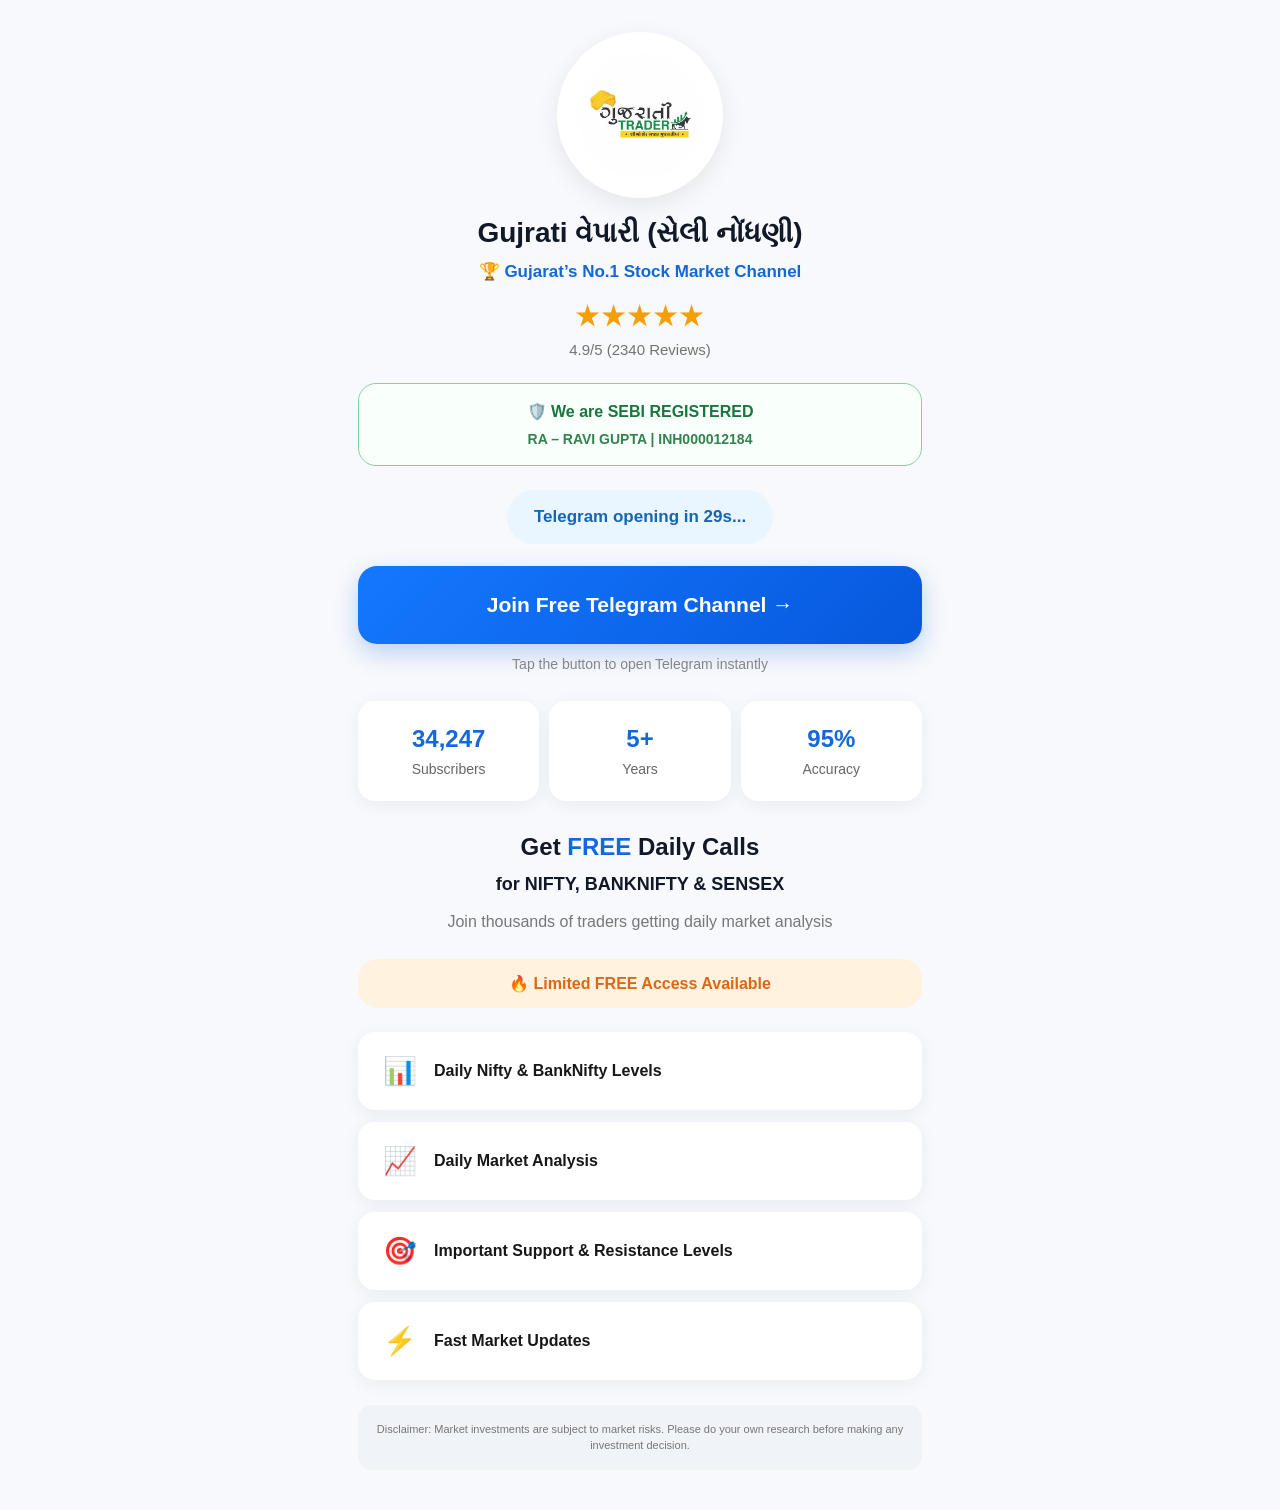
<file: index.html>
<!DOCTYPE html>
<html lang="gu">
<head>
  <meta charset="UTF-8">
  <meta name="viewport" content="width=device-width, initial-scale=1.0, maximum-scale=1.0, user-scalable=no">

  <title>Gujrati Trader - Free Telegram Channel</title>

  <style>
    * {
      margin: 0;
      padding: 0;
      box-sizing: border-box;
      -webkit-tap-highlight-color: transparent;
    }

    html,
    body {
      width: 100%;
      min-height: 100%;
      font-family: Arial, Helvetica, sans-serif;
      background: #f7f9fc;
      color: #111827;
    }

    body {
      overflow-x: hidden;
    }

    .page {
      width: 100%;
      max-width: 600px;
      margin: 0 auto;
      padding: 24px 18px 40px;
    }

    /* LOGO */
    .logo-wrapper {
      display: flex;
      justify-content: center;
      align-items: center;
      margin-top: 8px;
      margin-bottom: 18px;
    }

    .logo-circle {
      width: 166px;
      height: 166px;
      background: #ffffff;
      border-radius: 50%;
      display: flex;
      justify-content: center;
      align-items: center;
      box-shadow: 0 7px 25px rgba(0, 0, 0, 0.08);
      overflow: hidden;
    }

    .logo-circle img {
      width: 125px;
      height: 125px;
      object-fit: contain;
    }

    /* MAIN TITLE */
    .main-title {
      text-align: center;
      font-size: 28px;
      line-height: 1.2;
      font-weight: 800;
      color: #111827;
      margin-bottom: 10px;
    }

    .subtitle {
      text-align: center;
      color: #1267d9;
      font-size: 17px;
      line-height: 1.4;
      font-weight: 700;
      margin-bottom: 17px;
    }

    /* RATING */
    .rating {
      text-align: center;
      margin-bottom: 25px;
    }

    .stars {
      color: #f59e0b;
      font-size: 31px;
      letter-spacing: 1px;
      line-height: 1;
      margin-bottom: 10px;
    }

    .review-text {
      color: #737373;
      font-size: 15px;
    }

    /* SEBI BOX */
    .registered-box {
      width: 100%;
      border: 1.5px solid #83d2a1;
      border-radius: 18px;
      padding: 18px 12px;
      text-align: center;
      background: #f9fffb;
      margin-bottom: 24px;
    }

    .registered-title {
      color: #19763d;
      font-size: 16px;
      font-weight: 800;
      margin-bottom: 10px;
    }

    .registered-number {
      color: #32834d;
      font-size: 14px;
      font-weight: 700;
    }

    /* COUNTDOWN */
    .countdown {
      display: table;
      margin: 0 auto 22px;
      background: #e9f5ff;
      color: #1765b5;
      padding: 17px 27px;
      border-radius: 35px;
      font-size: 17px;
      font-weight: 700;
    }

    /* TELEGRAM BUTTON */
    .telegram-btn {
      width: 100%;
      min-height: 78px;
      border: none;
      border-radius: 19px;
      background: linear-gradient(135deg, #1478ff, #0758dc);
      color: white;
      font-size: 21px;
      font-weight: 800;
      cursor: pointer;
      box-shadow: 0 9px 25px rgba(0, 91, 220, 0.25);
      transition: transform 0.15s ease, box-shadow 0.15s ease;
      display: flex;
      align-items: center;
      justify-content: center;
      text-decoration: none;
    }

    .telegram-btn:active {
      transform: scale(0.98);
      box-shadow: 0 5px 15px rgba(0, 91, 220, 0.2);
    }

    .button-note {
      text-align: center;
      color: #858585;
      font-size: 14px;
      margin-top: 12px;
      margin-bottom: 29px;
    }

    /* STATS */
    .stats {
      display: grid;
      grid-template-columns: repeat(3, 1fr);
      gap: 10px;
      margin-bottom: 30px;
    }

    .stat-card {
      background: #ffffff;
      border-radius: 17px;
      min-height: 100px;
      padding: 17px 5px;
      text-align: center;
      box-shadow: 0 4px 18px rgba(0, 0, 0, 0.06);
      display: flex;
      flex-direction: column;
      justify-content: center;
    }

    .stat-number {
      color: #1268dc;
      font-size: 24px;
      font-weight: 800;
      margin-bottom: 8px;
    }

    .stat-label {
      color: #666;
      font-size: 14px;
    }

    /* FREE CALLS */
    .calls-title {
      text-align: center;
      font-size: 24px;
      line-height: 1.35;
      font-weight: 800;
      margin-bottom: 8px;
    }

    .blue-text {
      color: #1268dc;
    }

    .calls-subtitle {
      text-align: center;
      font-size: 18px;
      font-weight: 800;
      line-height: 1.4;
      margin-bottom: 13px;
    }

    .calls-description {
      text-align: center;
      color: #777;
      font-size: 16px;
      line-height: 1.5;
      margin-bottom: 25px;
    }

    /* LIMITED ACCESS */
    .limited {
      width: 100%;
      padding: 15px 12px;
      background: #fff2df;
      border-radius: 20px;
      color: #dc6715;
      text-align: center;
      font-size: 16px;
      font-weight: 800;
      margin-bottom: 24px;
    }

    /* FEATURE CARDS */
    .features {
      display: flex;
      flex-direction: column;
      gap: 12px;
    }

    .feature-card {
      width: 100%;
      min-height: 78px;
      background: #ffffff;
      border-radius: 17px;
      display: flex;
      align-items: center;
      padding: 15px 20px;
      box-shadow: 0 4px 18px rgba(0, 0, 0, 0.06);
    }

    .feature-icon {
      width: 43px;
      min-width: 43px;
      height: 43px;
      display: flex;
      align-items: center;
      justify-content: center;
      font-size: 27px;
      margin-right: 13px;
    }

    .feature-text {
      font-size: 16px;
      font-weight: 700;
      color: #171717;
      line-height: 1.35;
    }

    /* DISCLAIMER */
    .disclaimer {
      margin-top: 25px;
      padding: 16px;
      border-radius: 14px;
      background: #f0f3f7;
      color: #777;
      font-size: 11px;
      line-height: 1.5;
      text-align: center;
    }

    /* MOBILE */
    @media (max-width: 390px) {

      .page {
        padding-left: 14px;
        padding-right: 14px;
      }

      .logo-circle {
        width: 150px;
        height: 150px;
      }

      .logo-circle img {
        width: 112px;
        height: 112px;
      }

      .main-title {
        font-size: 25px;
      }

      .subtitle {
        font-size: 16px;
      }

      .stars {
        font-size: 28px;
      }

      .telegram-btn {
        min-height: 70px;
        font-size: 19px;
      }

      .stat-number {
        font-size: 21px;
      }

      .stat-label {
        font-size: 13px;
      }

      .calls-title {
        font-size: 22px;
      }

      .calls-subtitle {
        font-size: 17px;
      }
    }
  </style>
<!-- Meta Pixel Code -->
<script>
!function(f,b,e,v,n,t,s)
{if(f.fbq)return;n=f.fbq=function(){n.callMethod?
n.callMethod.apply(n,arguments):n.queue.push(arguments)};
if(!f._fbq)f._fbq=n;n.push=n;n.loaded=!0;n.version='2.0';
n.queue=[];t=b.createElement(e);t.async=!0;
t.src=v;s=b.getElementsByTagName(e)[0];
s.parentNode.insertBefore(t,s)}(window, document,'script',
'https://connect.facebook.net/en_US/fbevents.js');
fbq('init', '2393739574697723');
fbq('track', 'PageView');
</script>
<noscript><img height="1" width="1" style="display:none"
src="https://www.facebook.com/tr?id=2393739574697723&ev=PageView&noscript=1"
/></noscript>
<!-- End Meta Pixel Code -->
</head>

<body>

  <main class="page">

    <!-- LOGO -->
    <div class="logo-wrapper">
      <div class="logo-circle">
        <img src="logo.png" alt="Gujrati Trader Logo">
      </div>
    </div>


    <!-- TITLE -->
    <h1 class="main-title">
      Gujrati વેપારી (સેલી નોંધણી)
    </h1>

    <div class="subtitle">
      🏆 Gujarat’s No.1 Stock Market Channel
    </div>


    <!-- RATING -->
    <div class="rating">
      <div class="stars">
        ★★★★★
      </div>

      <div class="review-text">
        4.9/5 (2340 Reviews)
      </div>
    </div>


    <!-- SEBI REGISTERED -->
    <div class="registered-box">

      <div class="registered-title">
        🛡️ We are SEBI REGISTERED
      </div>

      <div class="registered-number">
        RA – RAVI GUPTA | INH000012184
      </div>

    </div>


    <!-- COUNTDOWN -->
    <div class="countdown" id="countdown">
      Telegram opening in 30s...
    </div>


    <!-- TELEGRAM BUTTON -->
    <a
      href="https://t.me/+rtOr_rLq4whhYTI1"
      class="telegram-btn"
      id="telegramButton"
    >
      Join Free Telegram Channel →
    </a>

    <div class="button-note">
      Tap the button to open Telegram instantly
    </div>


    <!-- STATS -->
    <section class="stats">

      <div class="stat-card">
        <div class="stat-number">
          34,247
        </div>
        <div class="stat-label">
          Subscribers
        </div>
      </div>

      <div class="stat-card">
        <div class="stat-number">
          5+
        </div>
        <div class="stat-label">
          Years
        </div>
      </div>

      <div class="stat-card">
        <div class="stat-number">
          95%
        </div>
        <div class="stat-label">
          Accuracy
        </div>
      </div>

    </section>


    <!-- DAILY CALLS -->
    <section>

      <h2 class="calls-title">
        Get <span class="blue-text">FREE</span> Daily Calls
      </h2>

      <div class="calls-subtitle">
        for NIFTY, BANKNIFTY & SENSEX
      </div>

      <div class="calls-description">
        Join thousands of traders getting daily market analysis
      </div>


      <!-- LIMITED -->
      <div class="limited">
        🔥 Limited FREE Access Available
      </div>


      <!-- FEATURES -->
      <div class="features">

        <div class="feature-card">
          <div class="feature-icon">
            📊
          </div>

          <div class="feature-text">
            Daily Nifty & BankNifty Levels
          </div>
        </div>


        <div class="feature-card">
          <div class="feature-icon">
            📈
          </div>

          <div class="feature-text">
            Daily Market Analysis
          </div>
        </div>


        <div class="feature-card">
          <div class="feature-icon">
            🎯
          </div>

          <div class="feature-text">
            Important Support & Resistance Levels
          </div>
        </div>


        <div class="feature-card">
          <div class="feature-icon">
            ⚡
          </div>

          <div class="feature-text">
            Fast Market Updates
          </div>
        </div>

      </div>


      <!-- DISCLAIMER -->
      <div class="disclaimer">
        Disclaimer: Market investments are subject to market risks.
        Please do your own research before making any investment decision.
      </div>

    </section>

  </main>


  <script>

    /*
      TELEGRAM LINK
      ----------------------------------
      Replace this URL with your actual
      Telegram channel link.
    */

    const telegramURL = "https://t.me/+rtOr_rLq4whhYTI1";

    const button = document.getElementById("telegramButton");
    const countdown = document.getElementById("countdown");

    button.href = telegramURL;


    /*
      COUNTDOWN
      ----------------------------------
      This does NOT automatically open Telegram.
      User must tap the button.
    */

    let seconds = 30;

    const timer = setInterval(function () {

      seconds--;

      if (seconds > 0) {

        countdown.textContent =
          "Telegram opening in " + seconds + "s...";

      } else {

        countdown.textContent =
          "Ready to join Telegram →";

        clearInterval(timer);
      }

    }, 1000);

  </script>

</body>
</html>
</file>
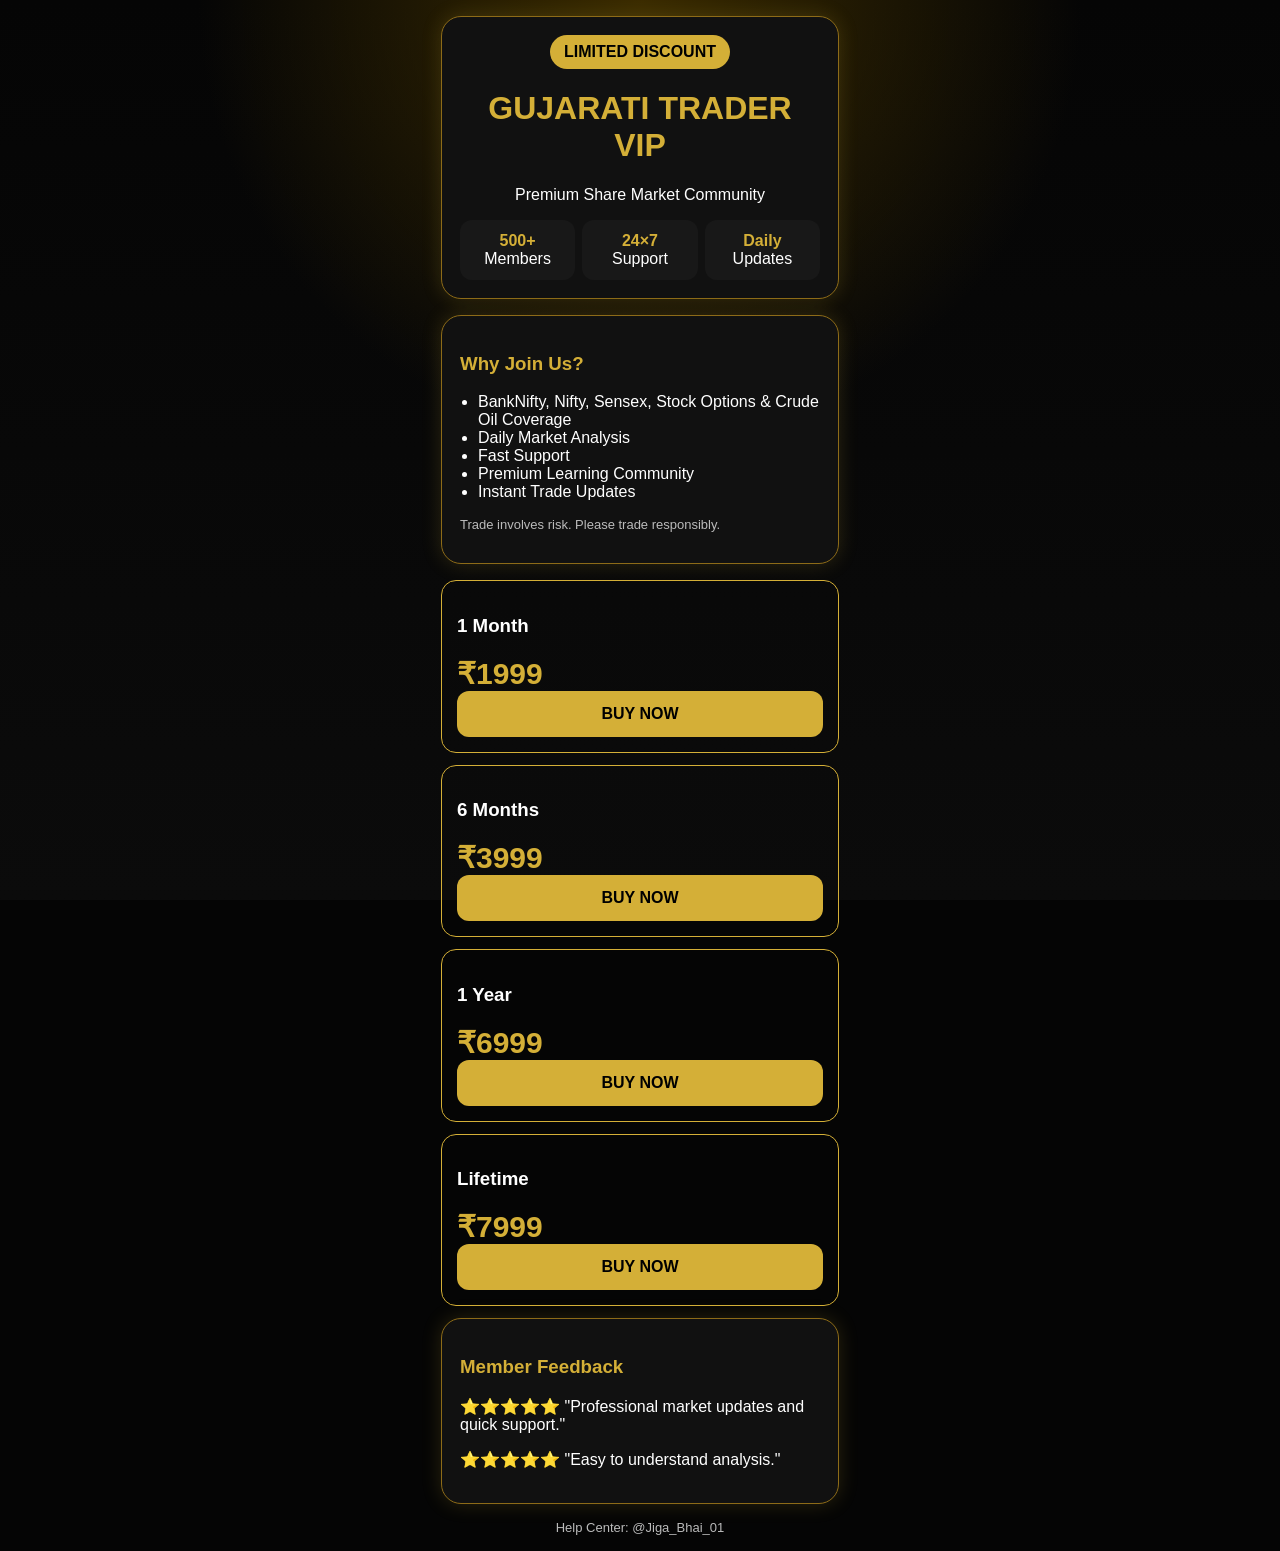
<file: index(1).html>
<!DOCTYPE html>
<html lang="en"><head><meta charset="UTF-8"><meta name="viewport" content="width=device-width,initial-scale=1">
<title>Gujarati Trader VIP</title>
<style>
*{box-sizing:border-box}body{margin:0;font-family:Arial,sans-serif;background:#050505;color:#fff}
body:before{content:"";position:fixed;inset:0;background:radial-gradient(circle at top,#3a2b00,transparent 40%),linear-gradient(#050505,#0b0b0b);z-index:-1}
.wrap{max-width:430px;margin:auto;padding:16px}
.hero,.card,.trust,.test{background:#111;border:1px solid #8d6b18;border-radius:20px;padding:18px;box-shadow:0 0 20px rgba(212,175,55,.18);margin-bottom:16px}
h1{color:#d4af37;text-align:center} .gold{color:#d4af37}
.badge{display:inline-block;background:#d4af37;color:#000;padding:8px 14px;border-radius:30px;font-weight:bold}
.center{text-align:center}
.stats{display:flex;justify-content:space-between;margin-top:15px}
.stats div{background:#181818;padding:12px;border-radius:12px;width:32%;text-align:center}
.plan{padding:15px;border:1px solid #d4af37;border-radius:15px;margin:12px 0}
.price{font-size:30px;color:#d4af37;font-weight:700}
.btn{display:block;background:#d4af37;color:#000;text-decoration:none;padding:14px;border-radius:12px;text-align:center;font-weight:bold}
ul{padding-left:18px}
.small{color:#bbb;font-size:13px}
</style>
<script>
function buy(p,amt){
let phone="919123456789";
let txt=encodeURIComponent("Hello, I want to buy "+p+" Plan (₹"+amt+")");
location.href="https://wa.me/"+phone+"?text="+txt;
}
</script></head><body><div class="wrap">
<div class="hero center">
<div class="badge">LIMITED DISCOUNT</div>
<h1>GUJARATI TRADER VIP</h1>
<p>Premium Share Market Community</p>
<div class="stats">
<div><b class="gold">500+</b><br>Members</div>
<div><b class="gold">24×7</b><br>Support</div>
<div><b class="gold">Daily</b><br>Updates</div>
</div>
</div>
<div class="trust">
<h3 class="gold">Why Join Us?</h3>
<ul>
<li>BankNifty, Nifty, Sensex, Stock Options & Crude Oil Coverage</li>
<li>Daily Market Analysis</li>
<li>Fast Support</li>
<li>Premium Learning Community</li>
<li>Instant Trade Updates</li>
</ul>
<p class="small">Trade involves risk. Please trade responsibly.</p>
</div>
<div class="plan"><h3>1 Month</h3><div class="price">₹1999</div><a class="btn" href="javascript:buy('1 Month','1999')">BUY NOW</a></div><div class="plan"><h3>6 Months</h3><div class="price">₹3999</div><a class="btn" href="javascript:buy('6 Months','3999')">BUY NOW</a></div><div class="plan"><h3>1 Year</h3><div class="price">₹6999</div><a class="btn" href="javascript:buy('1 Year','6999')">BUY NOW</a></div><div class="plan"><h3>Lifetime</h3><div class="price">₹7999</div><a class="btn" href="javascript:buy('Lifetime','7999')">BUY NOW</a></div>
<div class="test">
<h3 class="gold">Member Feedback</h3>
<p>⭐⭐⭐⭐⭐ "Professional market updates and quick support."</p>
<p>⭐⭐⭐⭐⭐ "Easy to understand analysis."</p>
</div>
<div class="center small">Help Center: @Jiga_Bhai_01</div>
</div></body></html>
</file>
